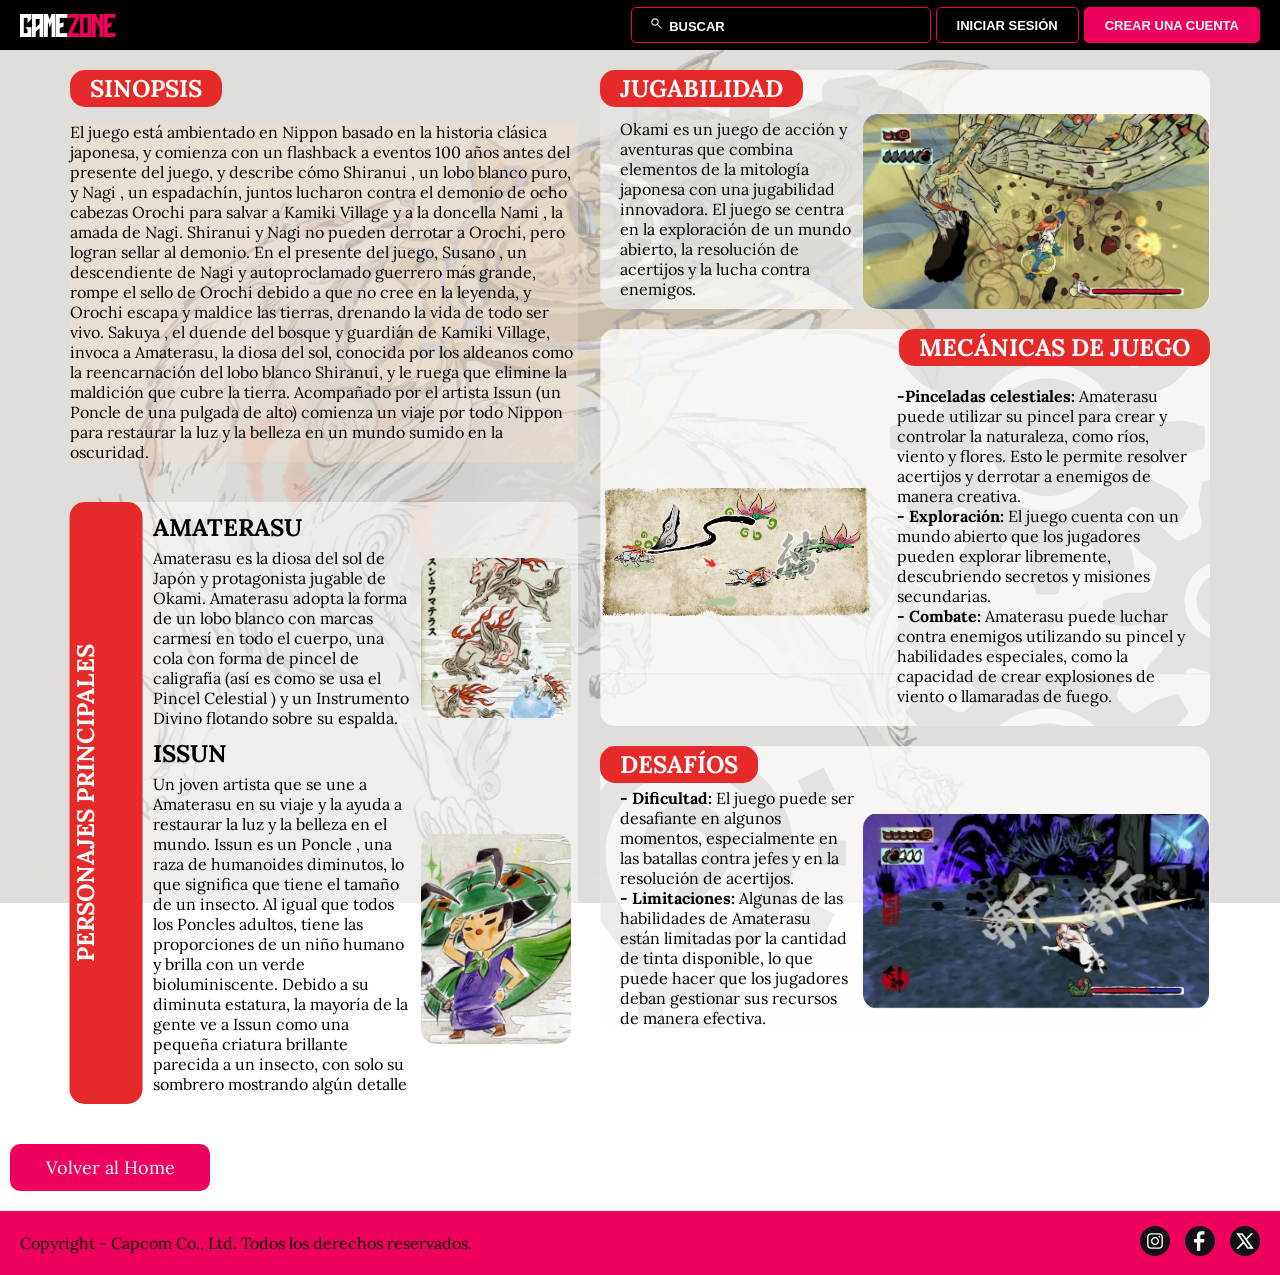
<file: Okami Página/page/analisisdeljuego.html>
<!DOCTYPE html>
<html lang="es">
<head>
    <meta charset="UTF-8">
    <meta name="viewport" content="width=device-width, initial-scale=1.0">
    <title>GAMEZONE #10 | Analisis del juego | Okami</title>
      <link rel="stylesheet" href="../css/global.css">
      <link rel="stylesheet" href="../css/analisisdeljuego.css">
      <link rel="shortcut icon" href="../image/Logo-navegador.png" type="image/x-icon">
</head>
<body>
    <header><div class="barra-superior">
    <!-- IZQUIERDA LOGO -->
        <a class="logo">
<span>GAME</span><span class="rosa">ZONE</span>
        </a>
    <div class="botones-superiores">
       <button class="buscar" title="Buscar">
        <img src="../image/lupa.svg" alt="lupa" width="19" height="15">
        BUSCAR</button>

    <button title="Iniciar sesión">INICIAR SESIÓN</button>

    <button class="crear-cuenta" title="Crear una cuenta">
        CREAR UNA CUENTA
    </button>
    </div></header>
    
    <main class="contenido">
         
        <div class="columna-izquierda">
 <section class="contenido-superior-izq">
    <h1>SINOPSIS</h1>
    <p>El juego está ambientado en Nippon basado en la historia clásica japonesa, y comienza con un flashback a eventos 100 años antes del presente del juego, y describe cómo Shiranui , un lobo blanco puro, y Nagi , un espadachín, juntos lucharon contra el demonio de ocho cabezas Orochi para salvar a Kamiki Village y a la doncella Nami , la amada de Nagi. Shiranui y Nagi no pueden derrotar a Orochi, pero logran sellar al demonio. En el presente del juego, Susano , un descendiente de Nagi y autoproclamado guerrero más grande, rompe el sello de Orochi debido a que no cree en la leyenda, y Orochi escapa y maldice las tierras, drenando la vida de todo ser vivo. Sakuya , el duende del bosque y guardián de Kamiki Village, invoca a Amaterasu, la diosa del sol, conocida por los aldeanos como la reencarnación del lobo blanco Shiranui, y le ruega que elimine la maldición que cubre la tierra. Acompañado por el artista Issun (un Poncle de una pulgada de alto) comienza un viaje por todo Nippon para restaurar la luz y la belleza en un mundo sumido en la oscuridad.</p>
     </section> 
      
<section class="contenido-central-inferior-izq">
    <h1 class="texto-rotado">PERSONAJES PRINCIPALES</h1>
<section class="contenido-personaje">
<section class="personaje">
    <h2>AMATERASU</h2>
    <p>Amaterasu es la diosa del sol de Japón y protagonista jugable de Okami. 
Amaterasu adopta la forma de un lobo blanco con marcas carmesí en todo el cuerpo, una cola con forma de pincel de caligrafía (así es como se usa el Pincel Celestial ) y un Instrumento Divino flotando sobre su espalda.</p>
 <img class="primera-imagen" src="../image/Amaterasu-Análisis-del-juego.webp" alt="imagen2">
</section>
<section class="personaje">
    <h2>ISSUN</h2>
    <p>Un joven artista que se une a Amaterasu en su viaje y la ayuda a restaurar la luz y la belleza en el mundo.
Issun es un Poncle , una raza de humanoides diminutos, lo que significa que tiene el tamaño de un insecto. Al igual que todos los Poncles adultos, tiene las proporciones de un niño humano y brilla con un verde bioluminiscente.
Debido a su diminuta estatura, la mayoría de la gente ve a Issun como una pequeña criatura brillante parecida a un insecto, con solo su sombrero mostrando algún detalle</p>
<img class="segunda-imagen" src="../image/Issun.webp" alt="imagen3">
            </section>
          </section> 
         </section> 
        </div>
       
    
<div class="columna-derecha">
    
 <div class="superior-derecho">
    <section class="jugabilidad">
         <h1>JUGABILIDAD</h1>
         <section class="jugabilidad-texto">
<p>Okami es un juego de acción y aventuras que combina elementos de la mitología japonesa con una jugabilidad innovadora. El juego se centra en la exploración de un mundo abierto, la resolución de acertijos y la lucha contra enemigos.</p>
        <img class="tercera-imagen" src="../image/pelea con ninetails.webp" alt="imagen2">
         </section>  
    </section>
        
</div>
 <div class="contenido-central-der">
     <section class="mecanicas-del-juego" >
        <h1>MECÁNICAS DE JUEGO</h1>
        <section class="mecanicas-del-juego-texto">
            <img class="cuarta-imagen" src="../image/Vine_Scroll.webp" alt="imagen2">
            <div class="texto-mecanicas">
<p> <b>-Pinceladas celestiales:</b> Amaterasu puede utilizar su pincel para crear y controlar la naturaleza, como ríos, viento y flores. Esto le permite resolver acertijos y derrotar a enemigos de manera creativa.</p>
        <p><b>- Exploración:</b> El juego cuenta con un mundo abierto que los jugadores pueden explorar libremente, descubriendo secretos y misiones secundarias.</p>
        <p><b>- Combate:</b> Amaterasu puede luchar contra enemigos utilizando su pincel y habilidades especiales, como la capacidad de crear explosiones de viento o llamaradas de fuego.</p>
            </div>
        </section>      
     </section>
    </div>  
 <div class="contenido-inferior">
      <section class="desafios">
         <h1>DESAFÍOS</h1>
         <section class="desafios-texto">
            <div class="texto-desafios">
                <p><b>- Dificultad:</b> El juego puede ser desafiante en algunos momentos, especialmente en las batallas contra jefes y en la resolución de acertijos.</p>
        <p><b>- Limitaciones:</b> Algunas de las habilidades de Amaterasu están limitadas por la cantidad de tinta disponible, lo que puede hacer que los jugadores deban gestionar sus recursos de manera efectiva.</p>
            </div>
        <img class="quinta-imagen" src="../image/pelea.webp" alt="imagen2">
         </section>  
     </section>  
    </div>
</div>
    
</main>
    
    <a class="boton-home" href="./home.html">Volver al Home</a>    
    <footer>  <!-- Pie de página -->
        <div class="caja-pie">
            <p class="copyrigth">Copyright - Capcom Co., Ltd. 

Todos los derechos reservados.</p>
           <div class="redes">
             <a href=""><img src="../image/Instagram.svg" alt="Instagram" width="30" height="30" ></a>
            <a href=""><img src="../image/Facebook.svg" alt="Instagram" width="30" height="30" ></a>
            <a href=""><img src="../image/Twitter.svg" alt="Instagram" width="30" height="30" ></a>
           </div>
        </div></footer>
</body>
</html>
</file>
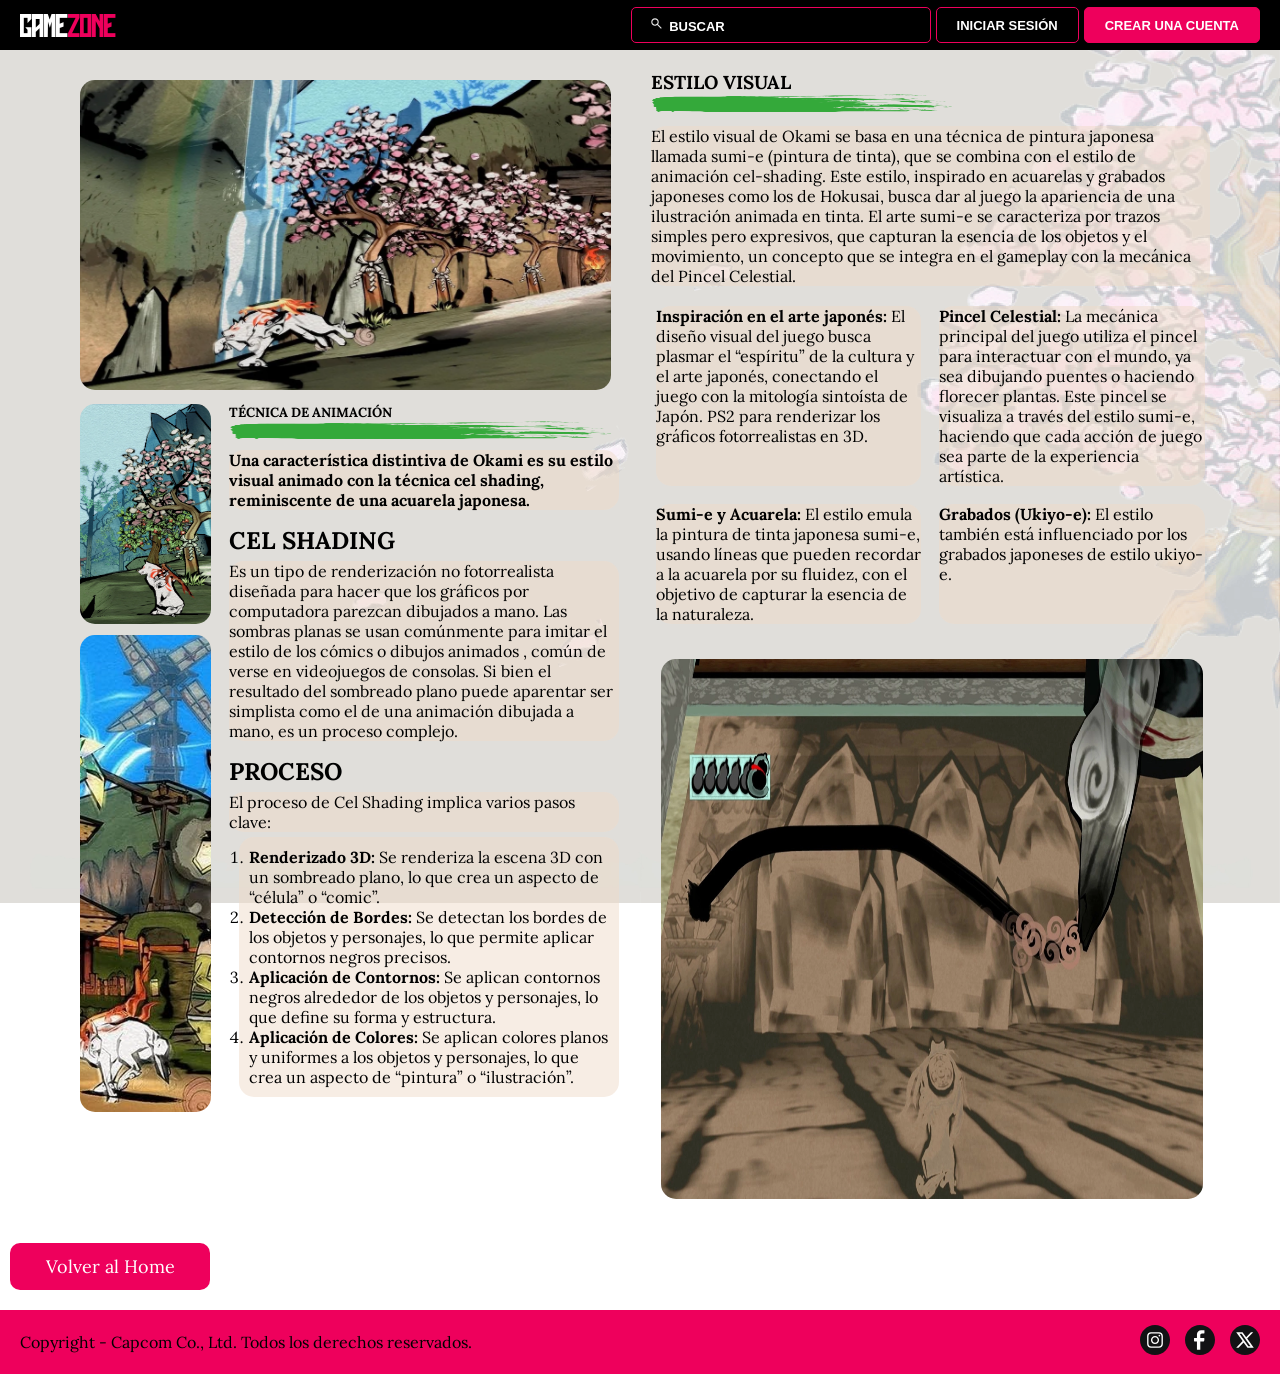
<file: Okami Página/page/animacionyestilovisual.html>
<!DOCTYPE html>
<html lang="es">
<head>
    <meta charset="UTF-8">
    <meta name="viewport" content="width=device-width, initial-scale=1.0">
    <title>GAMEZONE #10 | Animación y Estilo visual | Okami</title>
      <link rel="stylesheet" href="../css/global.css">
      <link rel="stylesheet" href="../css/animacionyestilovisual.css">
      <link rel="shortcut icon" href="../image/Logo-navegador.png" type="image/x-icon">
</head>
<body>
    <header><div class="barra-superior">
    <!-- IZQUIERDA LOGO -->
        <a class="logo">
<span>GAME</span><span class="rosa">ZONE</span>
        </a>
    <div class="botones-superiores">
       <button class="buscar" title="Buscar">
        <img src="../image/lupa.svg" alt="lupa" width="19" height="15">
        BUSCAR</button>

    <button title="Iniciar sesión">INICIAR SESIÓN</button>

    <button class="crear-cuenta" title="Crear una cuenta">
        CREAR UNA CUENTA
    </button>
    </div></header>
    
    <main class="contenido">
     <section class="columna-izquierda">
    <img class="imagen-superior" src="../image/Animación-y-estilo-visual-imagen-3.webp" alt="imagen1">

    <section class="contenido-central-inferior">
<div class="imagenes-central-inferior">
        <img class="imagen-central" src="../image/Animación-y-estilo-visual-imagen-4.webp" alt="imagen2">
         <img class="imagen-inferior" src="../image/Animación-y-estilo-visual-imagen-1.webp" alt="imagen3">
</div>
<section class="textos-de-la-columna-izq">
<section>
        <h1>TÉCNICA DE ANIMACIÓN</h1>
        <img class="subrayado-1" src="../image/trazos de pincel 3.png" alt="pincelada">
        <p><b>Una característica distintiva de Okami es su estilo visual animado con la técnica cel shading, reminiscente de una acuarela japonesa.</b></p>
     </section>
     <section>
        <h2>CEL SHADING</h2>
        <p>Es un tipo de renderización no fotorrealista diseñada para hacer que los gráficos por computadora parezcan dibujados a mano. Las sombras planas se usan comúnmente para imitar el estilo de los cómics o dibujos animados , común de verse en videojuegos de consolas. Si bien el resultado del sombreado plano puede aparentar ser simplista como el de una animación dibujada a mano, es un proceso complejo.</p>
     </section>
       
      <section> 
        <h2>PROCESO</h2>
        <p>El proceso de Cel Shading implica varios pasos clave:</p>
        <ol>
            <li><b>Renderizado 3D:</b> Se renderiza la escena 3D con un sombreado plano, lo que crea un aspecto de “célula” o “comic”.
</li>
            <li><b>Detección de Bordes:</b> Se detectan los bordes de los objetos y personajes, lo que permite aplicar contornos negros precisos.</li>
            <li><b>Aplicación de Contornos:</b>  Se aplican contornos negros alrededor de los objetos y personajes, lo que define su forma y estructura.
</li>
            <li><b>Aplicación de Colores:</b> Se aplican colores planos y uniformes a los objetos y personajes, lo que crea un aspecto de “pintura” o “ilustración”.</li>
        </ol>
    </section>
   </section>
     
     </section>  
    </section>
    
   
     <section class="columna-derecha">
 <section class="textos-de-la-columna-der">
        <h1>ESTILO VISUAL</h1>
        <img class="subrayado-2" src="../image/trazos de pincel 3.png" alt="pincelada">
        <p>El estilo visual de Okami se basa en una técnica de pintura japonesa llamada sumi-e (pintura de tinta), que se combina con el estilo de animación cel-shading. Este estilo, inspirado en acuarelas y grabados japoneses como los de Hokusai, busca dar al juego la apariencia de una ilustración animada en tinta. El arte sumi-e se caracteriza por trazos simples pero expresivos, que capturan la esencia de los objetos y el movimiento, un concepto que se integra en el gameplay con la mecánica del Pincel Celestial. 
</p>
<section class="columnas-de-caja-de-textos-der">
<P><b>Inspiración en el arte japonés:</b> El diseño visual del juego busca plasmar el “espíritu” de la cultura y el arte japonés, conectando el juego con la mitología sintoísta de Japón. PS2 para renderizar los gráficos fotorrealistas en 3D.</P>
<P><b>Pincel Celestial:</b> La mecánica principal del juego utiliza el pincel para interactuar con el mundo, ya sea dibujando puentes o haciendo florecer plantas. Este pincel se visualiza a través del estilo sumi-e, haciendo que cada acción de juego sea parte de la experiencia artística. </P>
<P><b>Sumi-e y Acuarela:</b> El estilo emula la pintura de tinta japonesa sumi-e, usando líneas que pueden recordar a la acuarela por su fluidez, con el objetivo de capturar la esencia de la naturaleza. 
</P>
<P><b>Grabados (Ukiyo-e):</b> El estilo también está influenciado por los grabados japoneses de estilo ukiyo-e. 
</P>
</section>

     </section>
<img class="imagen-inferior-der" src="../image/Animación-y-estilo-visual-imagen-2.webp" alt="imagen4">
     </section>
      
</main>
    
   <a class="boton-home" href="./home.html">Volver al Home</a>   
    <footer>  <!-- Pie de página -->
        <div class="caja-pie">
            <p class="copyrigth">Copyright - Capcom Co., Ltd. 

Todos los derechos reservados.</p>
           <div class="redes">
             <a href=""><img src="../image/Instagram.svg" alt="Instagram" width="30" height="30" ></a>
            <a href=""><img src="../image/Facebook.svg" alt="Instagram" width="30" height="30" ></a>
            <a href=""><img src="../image/Twitter.svg" alt="Instagram" width="30" height="30" ></a>
           </div>
        </div></footer>
</body>
</html>
</file>
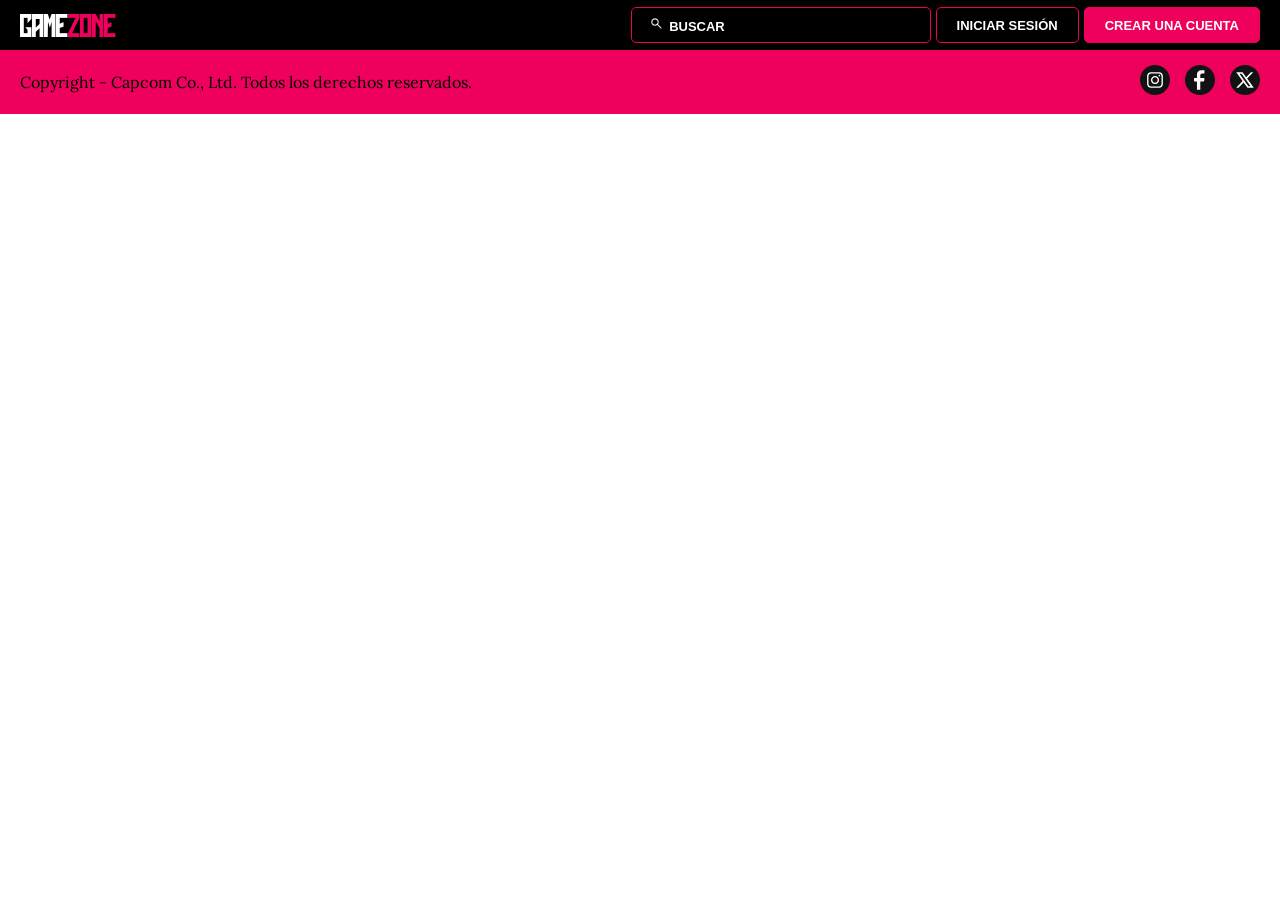
<file: Okami Página/page/contacto.html>
<!DOCTYPE html>
<html lang="es">
<head>
    <meta charset="UTF-8">
    <meta name="viewport" content="width=device-width, initial-scale=1.0">
    <title>GAMEZONE | Contacto</title>
    <link rel="stylesheet" href="../css/global.css">

    <link rel="shortcut icon" href="../Okami Página/image/Logo-navegador.png" type="image/x-icon">

</head>
<body>
    <header><div class="barra-superior">
    <!-- IZQUIERDA LOGO -->
        <a class="logo">
<span>GAME</span><span class="rosa">ZONE</span>
        </a>
    <div class="botones-superiores">
       <button class="buscar" title="Buscar">
        <img src="../image/lupa.svg" alt="lupa" width="19" height="15">
        BUSCAR</button>

    <button title="Iniciar sesión">INICIAR SESIÓN</button>

    <button class="crear-cuenta" title="Crear una cuenta">
        CREAR UNA CUENTA
    </button>
    </div></header>
    
    <main>
        

        
</main>
    
    
    <footer>  <!-- Pie de página -->
        <div class="caja-pie">
            <p class="copyrigth">Copyright - Capcom Co., Ltd. 

Todos los derechos reservados.</p>
           <div class="redes">
            <a href=""><img src="../image/Instagram.svg" alt="Instagram" width="30" height="30" ></a>
            <a href=""><img src="../image/Facebook.svg" alt="Instagram" width="30" height="30" ></a>
            <a href=""><img src="../image/Twitter.svg" alt="Instagram" width="30" height="30" ></a>
           </div>
        </div></footer>
</body>
</html>
</file>
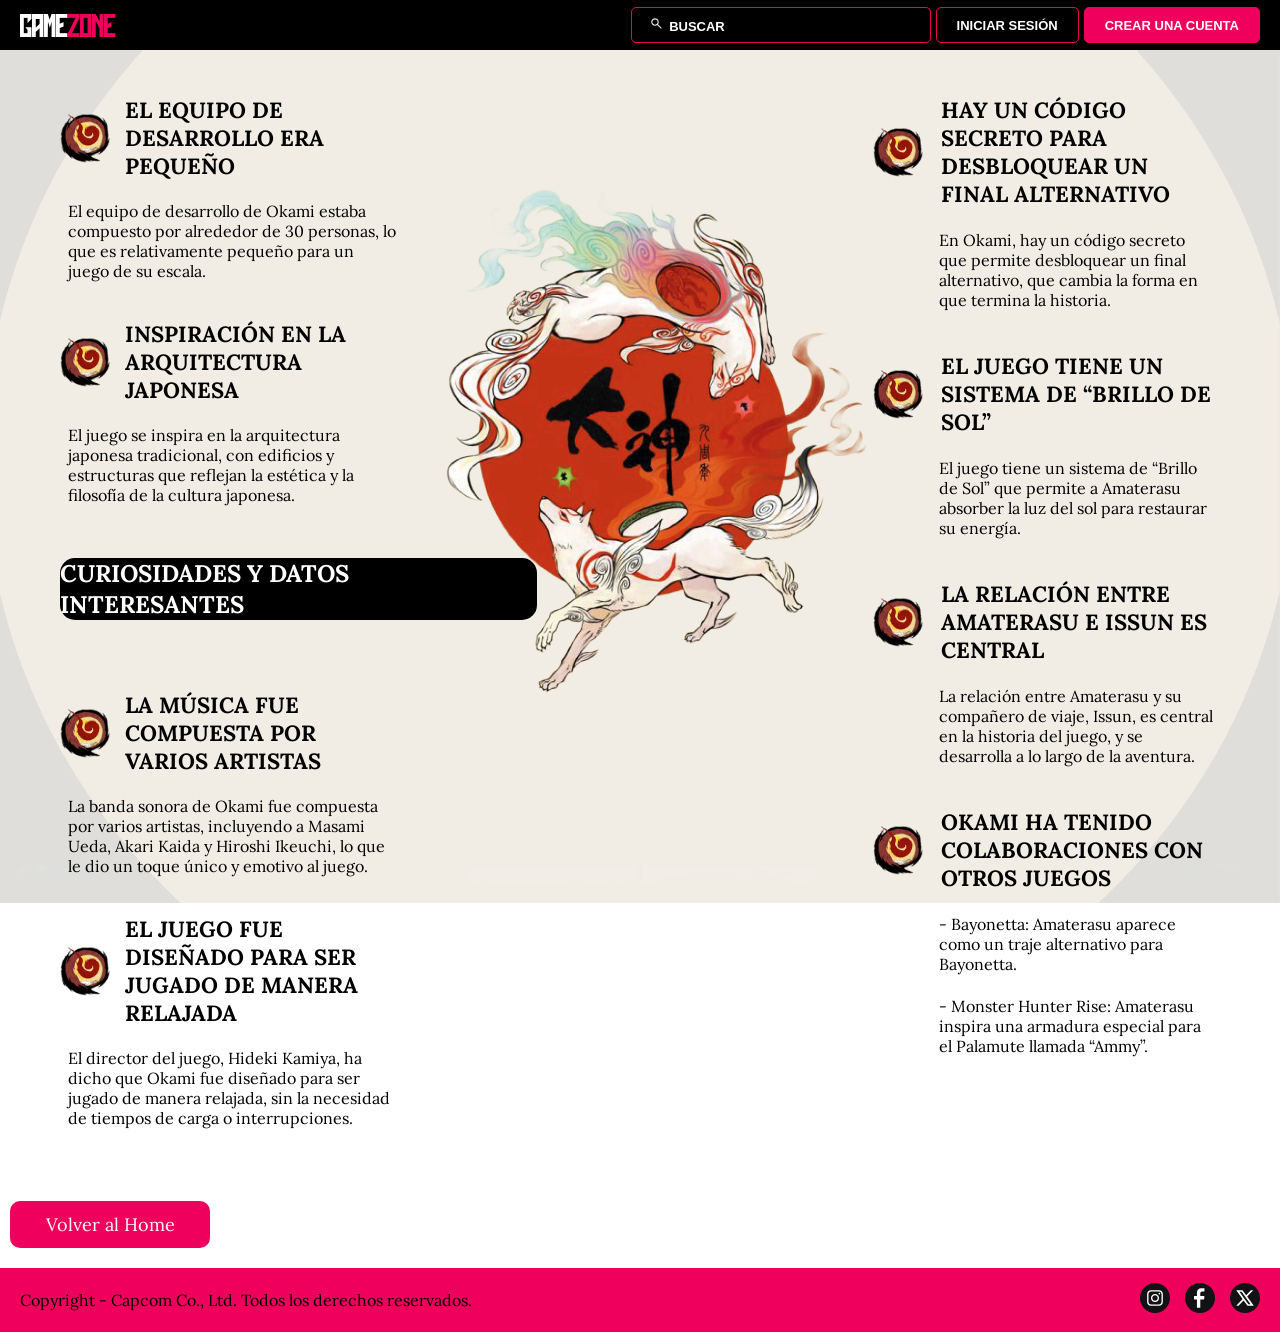
<file: Okami Página/page/curiosidadesydatosinteresantes.html>
<!DOCTYPE html>
<html lang="es">
<head>
    <meta charset="UTF-8">
    <meta name="viewport" content="width=device-width, initial-scale=1.0">
    <title>GAMEZONE #10 | Curiosidades y datos interesantes | Okami</title>
      <link rel="stylesheet" href="../css/global.css">
      <link rel="stylesheet" href="../css/curiosidadesydatosinteresantes.css">
      <link rel="shortcut icon" href="../image/Logo-navegador.png" type="image/x-icon">
</head>
<body>
    <header><div class="barra-superior">
    <!-- IZQUIERDA LOGO -->
        <a class="logo">
<span>GAME</span><span class="rosa">ZONE</span>
        </a>
    <div class="botones-superiores">
       <button class="buscar" title="Buscar">
        <img src="../image/lupa.svg" alt="lupa" width="19" height="15">
        BUSCAR</button>

    <button title="Iniciar sesión">INICIAR SESIÓN</button>

    <button class="crear-cuenta" title="Crear una cuenta">
        CREAR UNA CUENTA
    </button>
    </div></header>
    
    <main>
        <div class="estructura">
            <section class="columna">
                <div class="contenedor-izq"><img class="energía-solar" src="../image/Solar_Energy.webp" alt="Energía solar"> <h2>EL EQUIPO DE DESARROLLO ERA PEQUEÑO</h2>
     <p>El equipo de desarrollo de Okami estaba compuesto por alrededor de 30 personas, lo que es relativamente pequeño para un juego de su escala.</p></div>
<div class="contenedor-izq"><img class="energía-solar" src="../image/Solar_Energy.webp" alt="Energía solar"> <h2>INSPIRACIÓN EN LA ARQUITECTURA JAPONESA</h2>
     <p>El juego se inspira en la arquitectura japonesa tradicional, con edificios y estructuras que reflejan la estética y la filosofía de la cultura japonesa.</p></div>
<div class="contenedor-izq"> <h1 class="estilo-h1">CURIOSIDADES Y DATOS INTERESANTES</h1></div>
<div class="contenedor-izq"><img class="energía-solar" src="../image/Solar_Energy.webp" alt="Energía solar"> <h2>LA MÚSICA FUE COMPUESTA POR VARIOS ARTISTAS</h2>
     <p>La banda sonora de Okami fue compuesta por varios artistas, incluyendo a Masami Ueda, Akari Kaida y Hiroshi Ikeuchi, lo que le dio un toque único y emotivo al juego.</p></div>
<div class="contenedor-izq"> <img class="energía-solar" src="../image/Solar_Energy.webp" alt="Energía solar"><h2>EL JUEGO FUE DISEÑADO PARA SER JUGADO DE MANERA RELAJADA</h2>
     <p>El director del juego, Hideki Kamiya, ha dicho que Okami fue diseñado para ser jugado de manera relajada, sin la necesidad de tiempos de carga o interrupciones.</p></div>
     </section> 
     <div class="columna"></div>
    
     <section class="columna">
        <div class="contenedor-der"><img class="energía-solar" src="../image/Solar_Energy.webp" alt="Energía solar"><h2>HAY UN CÓDIGO SECRETO PARA DESBLOQUEAR UN FINAL ALTERNATIVO</h2>
        <p>En Okami, hay un código secreto que permite desbloquear un final alternativo, que cambia la forma en que termina la historia.</p></div>
        <div class="contenedor-der"><img class="energía-solar" src="../image/Solar_Energy.webp" alt="Energía solar"><h2>EL JUEGO TIENE UN SISTEMA DE “BRILLO DE SOL”</h2>
        <p>El juego tiene un sistema de “Brillo de Sol” que permite a Amaterasu absorber la luz del sol para restaurar su energía.</p></div>
        <div class="contenedor-der"><img class="energía-solar" src="../image/Solar_Energy.webp" alt="Energía solar"><h2>LA RELACIÓN ENTRE AMATERASU E ISSUN ES CENTRAL</h2>
        <p>La relación entre Amaterasu y su compañero de viaje, Issun, es central en la historia del juego, y se desarrolla a lo largo de la aventura.</p></div>
        <div class="contenedor-der"><img class="energía-solar" src="../image/Solar_Energy.webp" alt="Energía solar"><h2>OKAMI HA TENIDO COLABORACIONES CON OTROS JUEGOS</h2>
        <p>- Bayonetta: Amaterasu aparece como un traje alternativo para Bayonetta. </p>
        <P>- Monster Hunter Rise: Amaterasu inspira una armadura especial para el Palamute llamada “Ammy”.
</P></div> 
     </section>  
        </div>
</main>
    <a class="boton-home" href="./home.html">Volver al Home</a> 
    
    <footer>  <!-- Pie de página -->
        <div class="caja-pie">
            <p class="copyrigth">Copyright - Capcom Co., Ltd. 

Todos los derechos reservados.</p>
           <div class="redes">
             <a href=""><img src="../image/Instagram.svg" alt="Instagram" width="30" height="30" ></a>
            <a href=""><img src="../image/Facebook.svg" alt="Instagram" width="30" height="30" ></a>
            <a href=""><img src="../image/Twitter.svg" alt="Instagram" width="30" height="30" ></a>
           </div>
        </div></footer>
</body>
</html>
</file>
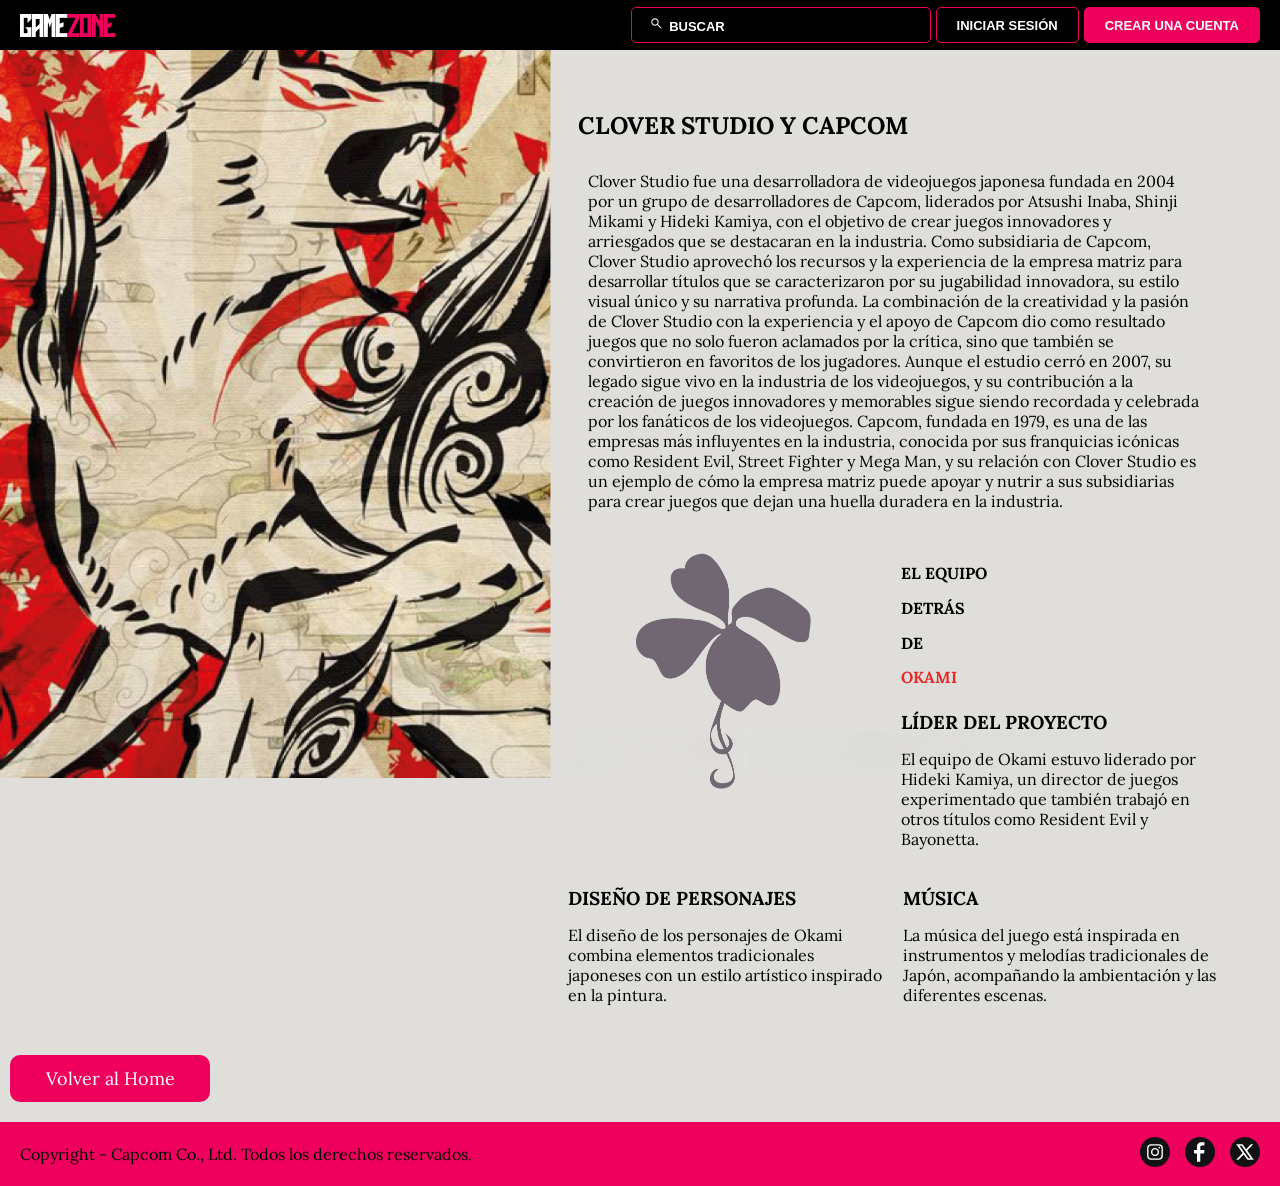
<file: Okami Página/page/desarrolladora.html>
<!DOCTYPE html>
<html lang="es">
<head>
    <meta charset="UTF-8">
    <meta name="viewport" content="width=device-width, initial-scale=1.0">
    <title>GAMEZONE #10 | Desarrolladora | Okami</title>
      <link rel="stylesheet" href="../css/global.css">
      <link rel="stylesheet" href="../css/desarrolladora.css">
      <link rel="shortcut icon" href="../image/Logo-navegador.png" type="image/x-icon">
</head>
<body>
    <header><div class="barra-superior">
    <!-- IZQUIERDA LOGO -->
        <a class="logo">
<span>GAME</span><span class="rosa">ZONE</span>
        </a>
    <div class="botones-superiores">
       <button class="buscar" title="Buscar">
        <img src="../image/lupa.svg" alt="lupa" width="19" height="15">
        BUSCAR</button>

    <button title="Iniciar sesión">INICIAR SESIÓN</button>

    <button class="crear-cuenta" title="Crear una cuenta">
        CREAR UNA CUENTA
    </button>
    </div></header>
    
    <main class="pagina-juego">

        <section class="contenido-superior">

        <h2>CLOVER STUDIO Y CAPCOM</h2>

        <p>
            Clover Studio fue una desarrolladora de videojuegos japonesa fundada en 2004 por un grupo de desarrolladores de Capcom, liderados por Atsushi Inaba, Shinji Mikami y Hideki Kamiya, con el objetivo de crear juegos innovadores y arriesgados que se destacaran en la industria. Como subsidiaria de Capcom, Clover Studio aprovechó los recursos y la experiencia de la empresa matriz para desarrollar títulos que se caracterizaron por su jugabilidad innovadora, su estilo visual único y su narrativa profunda. La combinación de la creatividad y la pasión de Clover Studio con la experiencia y el apoyo de Capcom dio como resultado juegos que no solo fueron aclamados por la crítica, sino que también se convirtieron en favoritos de los jugadores. Aunque el estudio cerró en 2007, su legado sigue vivo en la industria de los videojuegos, y su contribución a la creación de juegos innovadores y memorables sigue siendo recordada y celebrada por los fanáticos de los videojuegos. Capcom, fundada en 1979, es una de las empresas más influyentes en la industria, conocida por sus franquicias icónicas como Resident Evil, Street Fighter y Mega Man, y su relación con Clover Studio es un ejemplo de cómo la empresa matriz puede apoyar y nutrir a sus subsidiarias para crear juegos que dejan una huella duradera en la industria.
        </p>

        <section class="contenido-central">

            <img src="../image/Clover-Studio-Logo.webp" alt="Clover">

            <section>
                <div class="titulo-principal">
                <h1>EL EQUIPO</h1>
                <h1>DETRÁS</h1>
                <h1>DE</h1>
                <h1 class="texto-rojo">OKAMI</h1>
                </div>
               
                <h3>LÍDER DEL PROYECTO</h3>
                <p>El equipo de Okami estuvo liderado por Hideki Kamiya, un director de juegos experimentado que también trabajó en otros títulos como Resident Evil y Bayonetta.
</p>
            </section>

        </section>

        <section class="contenido-inferior">

            <section>
        <h3>DISEÑO DE PERSONAJES</h3>
        <p>
            El diseño de los personajes de Okami combina elementos
            tradicionales japoneses con un estilo artístico inspirado
            en la pintura.
        </p>
    </section>

    <section>
        <h3>MÚSICA</h3>
        <p>
            La música del juego está inspirada en instrumentos y
            melodías tradicionales de Japón, acompañando la ambientación
            y las diferentes escenas.
        </p>
    </section>
        </section>

    </section>

        
       

        
</main>
    <a class="boton-home" href="./home.html">Volver al Home</a>
    
    <footer>  <!-- PIE DE PÁGINA -->
        <div class="caja-pie">
            <p class="copyrigth">Copyright - Capcom Co., Ltd. 

Todos los derechos reservados.</p>
           <div class="redes">
             <a href=""><img src="../image/Instagram.svg" alt="Instagram" width="30" height="30" ></a>
            <a href=""><img src="../image/Facebook.svg" alt="Instagram" width="30" height="30" ></a>
            <a href=""><img src="../image/Twitter.svg" alt="Instagram" width="30" height="30" ></a>
           </div>
        </div></footer>
</body>
</html>
</file>
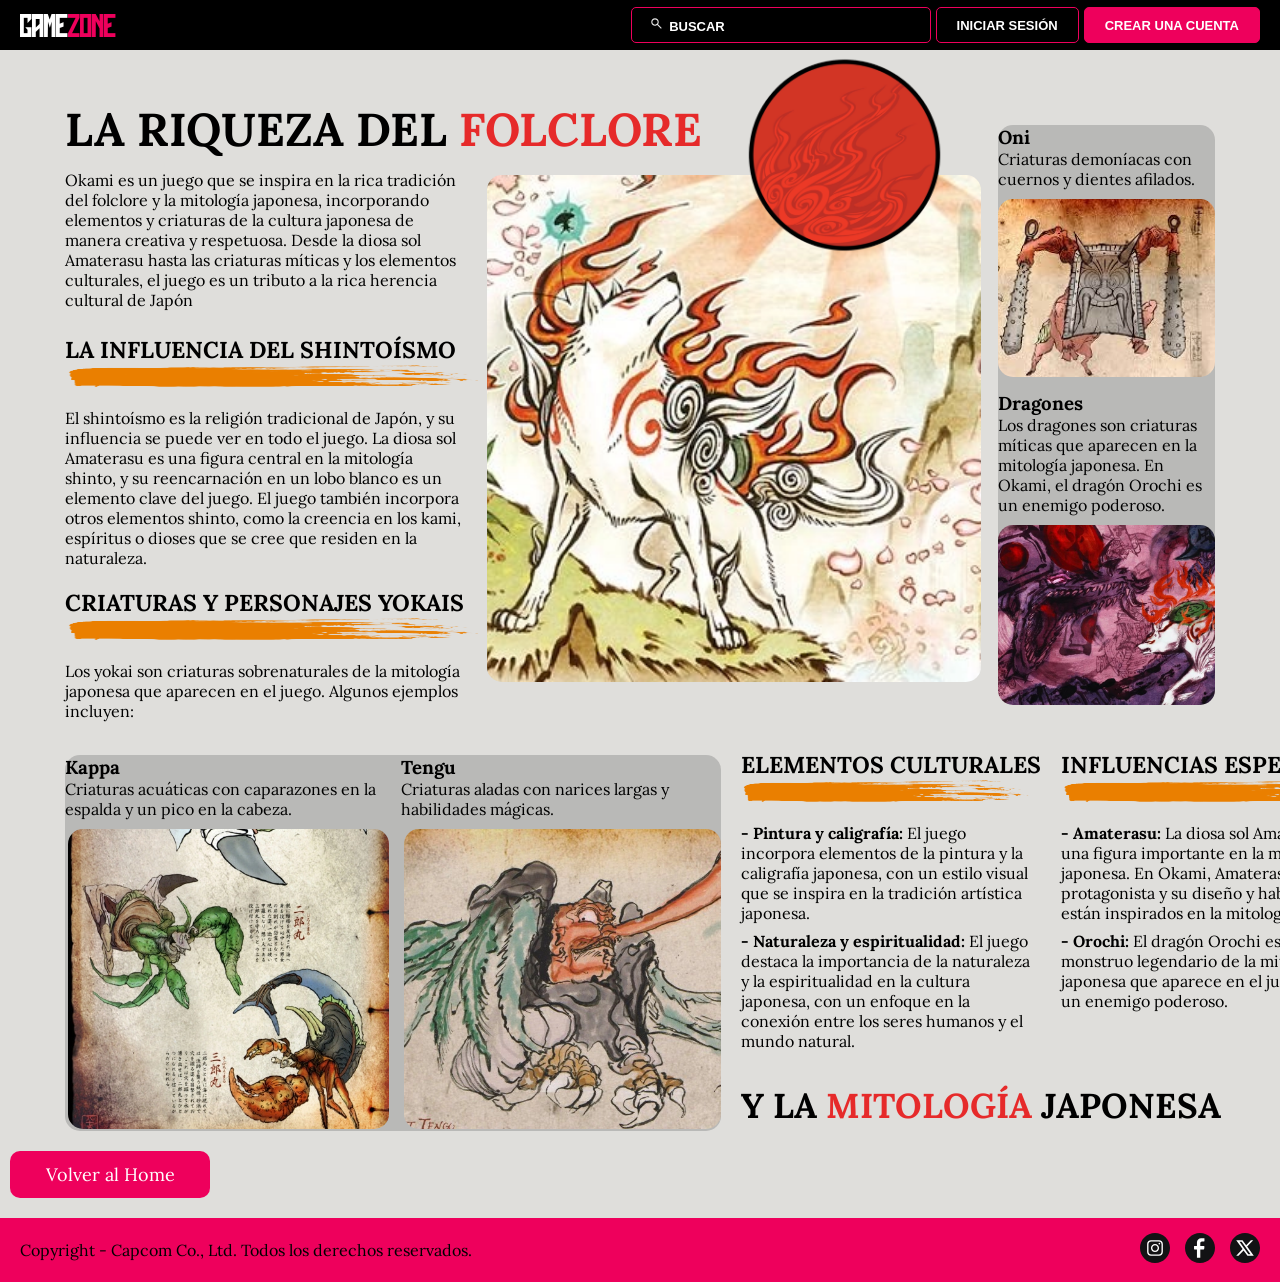
<file: Okami Página/page/folclorymitologiajaponesa.html>
<!DOCTYPE html>
<html lang="es">
<head>
    <meta charset="UTF-8">
    <meta name="viewport" content="width=device-width, initial-scale=1.0">
    <title>GAMEZONE #10 | Folclor y Mitología japonesa | Okami</title>
      <link rel="stylesheet" href="../css/global.css">
      <link rel="stylesheet" href="../css/folclorymitologiajaponesa.css">
      <link rel="shortcut icon" href="../image/Logo-navegador.png" type="image/x-icon">
</head>
<body>
    <header><div class="barra-superior">
    <!-- IZQUIERDA LOGO -->
        <a class="logo">
<span>GAME</span><span class="rosa">ZONE</span>
        </a>
    <div class="botones-superiores">
       <button class="buscar" title="Buscar">
        <img src="../image/lupa.svg" alt="lupa" width="19" height="15">
        BUSCAR</button>

    <button title="Iniciar sesión">INICIAR SESIÓN</button>

    <button class="crear-cuenta" title="Crear una cuenta">
        CREAR UNA CUENTA
    </button>
    </div></header>
    
    <main>
        <div class="estructura">
            <div class="titulo-principal-izq">
                <h1>LA RIQUEZA DEL <span class="rojo">FOLCLORE</span></h1> 
            </div>
  <section class="contenido-superior-izq">
    <section>
        
        <p class="texto-sup-izq-1">Okami es un juego que se inspira en la rica tradición del folclore y la mitología japonesa, incorporando elementos y criaturas de la cultura japonesa de manera creativa y respetuosa. Desde la diosa sol Amaterasu hasta las criaturas míticas y los elementos culturales, el juego es un tributo a la rica herencia cultural de Japón</p>
<h2>LA INFLUENCIA DEL SHINTOÍSMO</h2>
<img class="subrayado-1" src="../image/trazos de pincel 2.png" alt="">
    
        <p class="texto-sup-izq-2">El shintoísmo es la religión tradicional de Japón, y su influencia se puede ver en todo el juego. La diosa sol Amaterasu es una figura central en la mitología shinto, y su reencarnación en un lobo blanco es un elemento clave del juego. El juego también incorpora otros elementos shinto, como la creencia en los kami, espíritus o dioses que se cree que residen en la naturaleza.</p>

        <h2>CRIATURAS Y PERSONAJES YOKAIS</h2>
        <img class="subrayado-2" src="../image/trazos de pincel 2.png" alt="">
        <p class="texto-sup-izq-3">Los yokai son criaturas sobrenaturales de la mitología japonesa que aparecen en el juego. Algunos ejemplos incluyen:</p>
     </section>
     </section> 

     <section class="imagenes-centrales">
        <img class="primera-imagen" src="../image/Okami-Sol.webp" alt="imagen3"> 
      <img class="tercera-imagen" src="../image/Amaterasu-y-Issun.webp" alt="imagen2">
     </section>  

     <section class="contenido-inferior-izq"> 
      <div class="imagen-texto"> 
        <h3>Kappa</h3>
        <p>Criaturas acuáticas con caparazones en la espalda y un pico en la cabeza.</p>
        <img class="quinta-imagen" src="../image/Kappa.webp" alt="imagen3"> 
      </div>
      <div class="imagen-texto">
<h3>Tengu</h3>
        <p>Criaturas aladas con narices largas y habilidades mágicas.</p>
        <img class="sexta-imagen" src="../image/Tengu.webp" alt="imagen3"> 
      </div>
     </section> 

     <section class="contenido-superior-der">
<h3>Oni</h3>
        <p>Criaturas demoníacas con cuernos y dientes afilados.</p>
        <img class="segunda-imagen" src="../image/Oni.webp" alt="imagen3"> 
        <h3>Dragones</h3>
        <p>Los dragones son criaturas míticas que aparecen en la mitología japonesa. En Okami, el dragón Orochi es un enemigo poderoso.</p>
        <img class="cuarta-imagen" src="../image/Orochi-y-Amaterasu.webp" alt="imagen3"> 
     </section>    
     
<section class="contenido-inferior-der">
     <div class="texto"><h2>ELEMENTOS CULTURALES</h2>
        <img class="subrayado-3" src="../image/trazos de pincel 2.png" alt="">
         <p><b>- Pintura y caligrafía:</b> El juego incorpora elementos de la pintura y la caligrafía japonesa, con un estilo visual que se inspira en la tradición artística japonesa.</p>
<p><b>- Naturaleza y espiritualidad:</b> El juego destaca la importancia de la naturaleza y la espiritualidad en la cultura japonesa, con un enfoque en la conexión entre los seres humanos y el mundo natural.</p></div>
<div class="texto"><h2>INFLUENCIAS ESPECÍFICAS</h2>
    <img class="subrayado-4" src="../image/trazos de pincel 2.png" alt="">
<p><b>- Amaterasu:</b> La diosa sol Amaterasu es una figura importante en la mitología japonesa. En Okami, Amaterasu es la protagonista y su diseño y habilidades están inspirados en la mitología japonesa.</p>
<p><b>- Orochi:</b> El dragón Orochi es un monstruo legendario de la mitología japonesa que aparece en el juego como un enemigo poderoso.</p></div>
<div class="titulo-principal-der">
                <h1>Y LA <span class="rojo">MITOLOGÍA</span> JAPONESA</h1> 
            </div>

        </div>
</section>

     
        
</main>
    <a class="boton-home" href="./home.html">Volver al Home</a>
    
    <footer>  <!-- Pie de página -->
        <div class="caja-pie">
            <p class="copyrigth">Copyright - Capcom Co., Ltd. 

Todos los derechos reservados.</p>
           <div class="redes">
             <a href=""><img src="../image/Instagram.svg" alt="Instagram" width="30" height="30" ></a>
            <a href=""><img src="../image/Facebook.svg" alt="Instagram" width="30" height="30" ></a>
            <a href=""><img src="../image/Twitter.svg" alt="Instagram" width="30" height="30" ></a>
           </div>
        </div></footer>
</body>
</html>
</file>
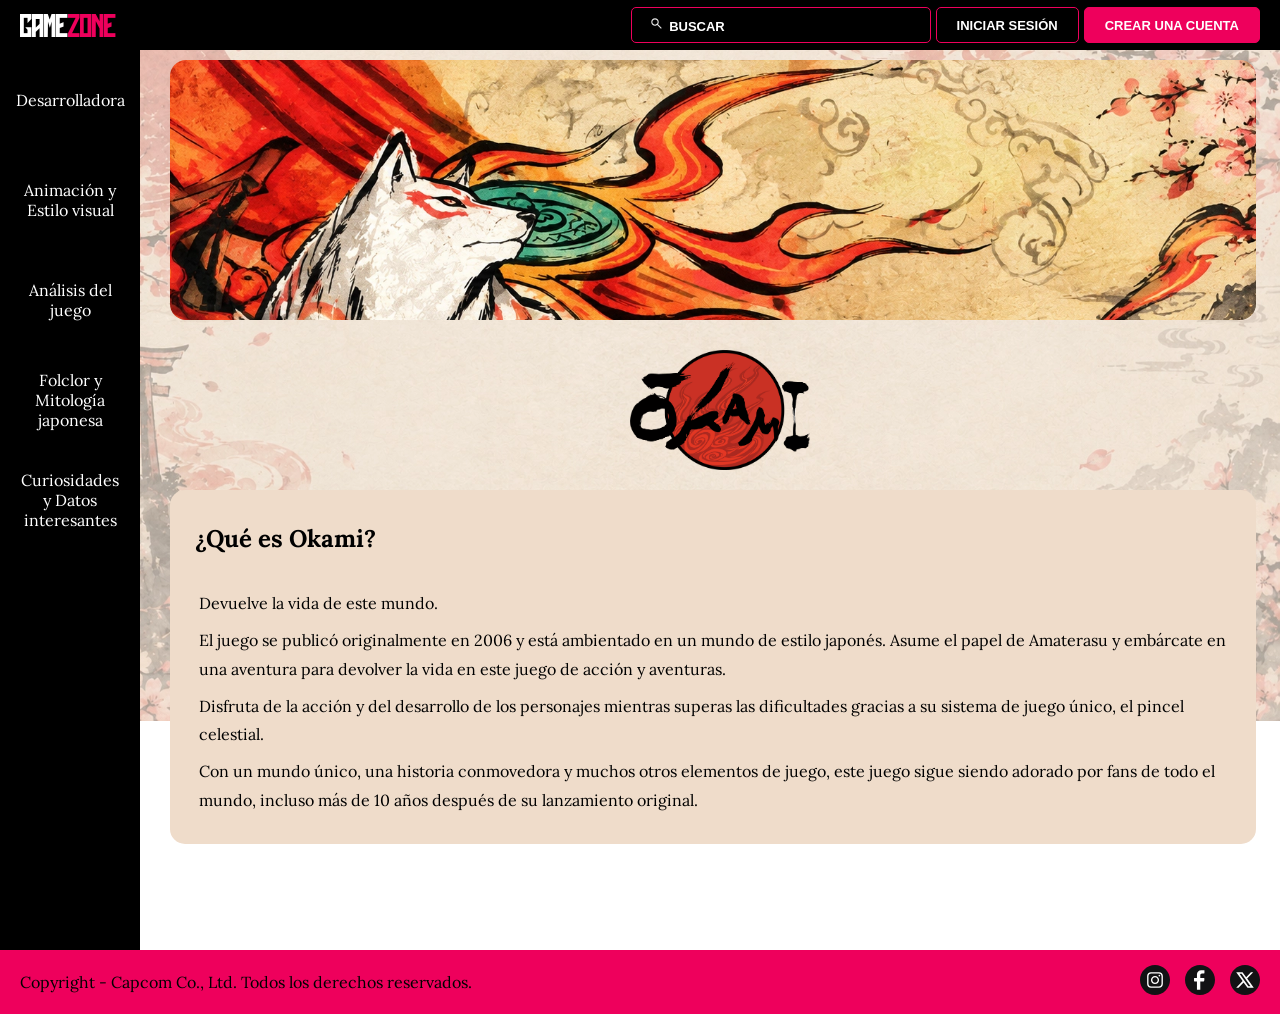
<file: Okami Página/page/home.html>
<!DOCTYPE html>
<html lang="es">
<head>
    <meta charset="UTF-8">
    <meta name="viewport" content="width=device-width, initial-scale=1.0">
    <title>GAMEZONE #10 | Okami</title>
    <link rel="stylesheet" href="../css/home.css">
    <link rel="stylesheet" href="../css/global.css">
    <link rel="shortcut icon" href="../image/Logo-navegador.png" type="image/x-icon">
</head>
<body>
    
  <header> <div class="barra-superior">
    <nav>
        <a href="../index.html" class="logo">
<span>GAME</span><span class="rosa">ZONE</span>
        </a>
    </nav>
    <!-- Botones del navegador -->
    <div class="botones-superiores">
       <button class="buscar" title="Buscar">
        <img src="../image/lupa.svg" alt="lupa" width="19" height="15">
        BUSCAR</button>

    <button title="Iniciar sesión">INICIAR SESIÓN</button>

    <button class="crear-cuenta" title="Crear una cuenta">
        CREAR UNA CUENTA
    </button>
    </div>
    </div></header>

<!-- menú lateral -->
    <div class="contenido">
    <nav class="menu">

        <a href="desarrolladora.html">
            Desarrolladora
        </a>

        <a href="animacionyestilovisual.html">
            Animación y<br>
            Estilo visual
        </a>

        <a href="analisisdeljuego.html">
            Análisis del<br>
            juego
        </a>

        <a href="folclorymitologiajaponesa.html">
            Folclor y<br>
            Mitología<br>
            japonesa
        </a>

        <a href="curiosidadesydatosinteresantes.html">
            Curiosidades<br>
            y Datos<br>
            interesantes
        </a>

    </nav>
    <!--  Parte central-->
    <main class="pagina-okami">
        <!-- Imagen -->
        <div class="caja-imagen"></div>
        
        <!-- Título del home -->
        <div class="caja-titulo"></div>

        <!-- Texto del home -->
        <div class="caja-texto">
            <h2 class="subtitulo">¿Qué es Okami?</h2>
            
           <p>
        Devuelve la vida de este mundo.
    </p>

    <p>
        El juego se publicó originalmente en 2006
y está ambientado en un mundo de estilo japonés.
Asume el papel de Amaterasu y embárcate en una aventura para devolver la vida en este juego de acción y aventuras.
    </p>

    <p>
        Disfruta de la acción y del desarrollo de los personajes mientras superas las dificultades gracias a su sistema de juego único, el pincel celestial.
    </p>

    <p>
        Con un mundo único, una historia conmovedora y muchos otros elementos de juego,
este juego sigue siendo adorado por fans de todo el mundo, incluso más de 10 años después de su lanzamiento original.
    </p>
        </div>

    </main>
</div>
<footer> <!-- Pie de página -->
        <div class="caja-pie">
            <p class="copyrigth">Copyright - Capcom Co., Ltd. 

Todos los derechos reservados.</p>
           <div class="redes">
             <a href=""><img src="../image/Instagram.svg" alt="Instagram" width="30" height="30" ></a>
            <a href=""><img src="../image/Facebook.svg" alt="Instagram" width="30" height="30" ></a>
            <a href=""><img src="../image/Twitter.svg" alt="Instagram" width="30" height="30" ></a>
           </div>
        </div></footer>
</body>
</html>
</file>
<file: Okami Página/css/global.css>
*{
    margin: 0%;
}
/* {} */
@font-face {
font-family: 'Phoenix Gaming';
src: url(../fonts/Phoenix\ Gaming.ttf); 
}
*{
box-sizing : border-box;
}

@font-face {
font-family: 'Lora';
src: url(../fonts/Lora-VariableFont_wght.ttf); 
}
*{
box-sizing : border-box;
}

body {
     font-family: 'Lora', sans-serif;
}

.logo {
    font-family: 'Phoenix Gaming', sans-serif;
    text-decoration: none;
    font-size: 2rem;
    
    span {
        color: white;
    }
    .rosa {
        color: #ee005c;
    }
}
.barra-superior {
    background-color:#000000;
    width: 100%;
    height: 50px;
    display: flex;
    align-items: center;
    padding: 1px 20px;
    justify-content: space-between;
}
.botones-superiores {
    display: flex;
    gap: 5px;
    
}

.botones-superiores button {
    padding: 8px 20px;
    background-color: black;
    border: 1px solid #ee005c;
    border-radius: 5px;

    justify-content: center;
    font-size: 13px;
    font-weight: bold;
    color: white;

    cursor: pointer;
}
.botones-superiores .buscar {
    width: 300px;
    text-align: left;
    padding-left: 15px;

}

.botones-superiores .crear-cuenta {
    background-color: #ee005c;
}
.boton-contacto {
     padding: 8px 20px;
    background-color: white;
    color: #ee005c;
     border: 1px solid #ee005c;
    border-radius: 5px;

    justify-content: center;
    font-size: 13px;
    font-weight: bold;
    text-decoration: none;

    cursor: pointer;
}

.boton-home {
    display: block;
    width: 200px;
    padding: 12px 20px;
    margin: 20px 0;
    margin-left: 10px;

    background-color: #ee005c;
    color: white;

    text-align: center;
    text-decoration: none;

    border-radius: 10px;
    font-size: 18px;
}

.caja-pie {
    background-color: #ee005c;
    min-height: 6vh;
    margin-top: px;
    margin: px;
    width: 100%;
    
    display: flex;
    justify-content: space-between;
    align-items: center;
    padding: 15px 20px;
}
.copyright {
    margin: 0;
    text-align: left;
}
.redes {
    display: flex;
    gap: 15px;
    align-items: center;
}
</file>
<file: Okami Página/css/analisisdeljuego.css>
body {
    background-image: url(../image/Sinopsis-y-análisis-del-juego.webp);
    background-size: cover;
    background-position: center;
    background-attachment: fixed;
    background-repeat: no-repeat;

    display: flex;
    flex-direction: column;
    min-height: 100vh;

    margin: 0px;
}
.contenido {
  display: grid;
  grid-template-columns: 1fr 1.2fr;
  gap: 22px;
  padding: 20px 5.5%;
}
/* COLUMNA IZQUIERDA */
.contenido-superior-izq h1 {
background-color: rgb(230, 42, 42);

    color: white;
    border-radius: 15px;
    margin-bottom: 15px;
    padding: 3px 20px;
    display: inline-block;
}
.contenido-superior-izq p {
    margin-bottom: 40px;
    background-color: rgb(239, 220, 202, 0.4);
}
.contenido-central-inferior-izq {
   display: grid;
  grid-template-columns: 0.5fr 3fr; 
}
.contenido-central-inferior-izq h1 {
 writing-mode: vertical-rl;
    transform: rotate(180deg);
    white-space: nowrap;
    margin: 0;
    text-align: center;
    background-color: rgb(230, 42, 42);

    color: white;
    border-radius: 15px;
}
.contenido-personaje {
    display: flex;
    flex-direction: column;
    padding: 10px;
    gap: 10px;
}
.contenido-central-inferior-izq {
    background-color: rgb(255, 255, 255, 0.5);
    border-radius: 15px;
}
.personaje {
    display: grid;
    grid-template-columns: 1fr 150px;
    gap: 5px;
    align-items: center;
}

.personaje h2 {
    grid-column: 1;
    margin: 0;
}

.personaje p {
    grid-column: 1;
    margin: 0;
}
.primera-imagen {
     width: 100%;
    height: 160px;
    margin-top: px;
    margin-left: 03px;
    margin-right: 10px;
    object-fit: cover;
    background-position: center ;
    border-radius: 15px;
}
.segunda-imagen {
     width: 100%;
    height: 210px;
    margin-top: 10px;
    margin-left: 03px;
    margin-right: 10px;
    object-fit: cover;
    background-position: center ;
    border-radius: 15px;
}

/* COLUMNA DERECHA */
.superior-derecho {
    background-image: url(../image/Fondo-textos-jugabilidad.webp); 
    border-radius: 15px;
    background-color: rgba(251, 251, 251, 0.5);  
}

.jugabilidad h1 {
 background-color: rgb(230, 42, 42);

    color: white;
    border-radius: 15px;
    margin-bottom: 2px;
    padding: 3px 20px;
    display: inline-block;
       
}
.jugabilidad-texto {
     display: grid;
    grid-template-columns: 1fr 350px;
    gap: 5px;
    align-items: center;
    margin-left: 20px;
    margin-bottom: 20px;
}

.tercera-imagen {
     width:99%;
     margin-top: 5px;
    margin-left: 03px;
    margin-right: 10px;
    object-fit: cover;
    background-position: center ;
    border-radius: 15px;
}

.contenido-central-der {
  background-image: url(../image/Fondo-textos-mecánicas.webp); 
    border-radius: 15px;
    background-color: rgba(251, 251, 251, 0.5);
    padding-bottom: 0.5px;
    margin-bottom: 20px;    
}
.mecanicas-del-juego {
    text-align: right;
}
.mecanicas-del-juego h1 {
    background-color: rgb(230, 42, 42);

    color: white;
    border-radius: 15px;
    margin-bottom: 20px;
    padding: 3px 20px;
    display: inline-block; 
    text-align: right; 
}
.mecanicas-del-juego-texto {
      display: grid;
    grid-template-columns: 1.3fr 1.4fr;
    gap: 20px;
    align-items: center;
    margin-bottom: 20px;
    margin-right: 15px;
}
.texto-mecanicas {
    text-align: left;
}
.cuarta-imagen {
    width: 99%;
    height: 200px;
    min-height: 60hv;
    margin-top: 10px;
    margin-right: 5px;
    object-fit: contain;
    background-position: center ;
    border-radius: 15px;
}
.contenido-inferior {
    background-image: url(../image/Fondo-textos-desafíos.webp); 
    border-radius: 15px;
    background-color: rgba(251, 251, 251, 0.5);  
}
.desafios h1 {
background-color: rgb(230, 42, 42);

    color: white;
    padding: 3px 20px;
    display: inline-block;
    border-radius: 15px;
    margin-bottom: 5px; 
}
.desafios-texto {
   display: grid;
    grid-template-columns: 1fr 350px;
    gap: 5px;
    align-items: center;
    margin-bottom: 20px;
    margin-left: 20px;  
}
.quinta-imagen {
     width:99%;
    
    margin-top: 5px;
    margin-left: 03px;
    margin-right: 10px;
    object-fit: cover;
    background-position: center ;
    border-radius: 15px;
}
</file>
<file: Okami Página/css/animacionyestilovisual.css>
body {
    background-image: url(../image/Animación-y-estilo-visual.webp);
    background-size: cover;
    background-position: center;
    background-attachment: fixed;
    background-repeat: no-repeat;

    display: flex;
    flex-direction: column;
    min-height: 100vh;

    margin: 0px;
}
.contenido {
  display: grid;
  grid-template-columns: 1fr 1fr;
  gap: 22px;
  padding: 20px 5.5%;
}
.imagen-superior {
     width: 95%;
    height: 310px;
    margin-top: 10px;
    margin-left: 10px;
    margin-right: 10px;
    object-fit: cover;
    background-position: center ;
    border-radius: 15px;
}
.contenido-central-inferior {
  display: grid;
  grid-template-columns: 1fr 2.65fr;
  gap: 2px;
  padding: 10px;
}
.imagenes-central-inferior {
  display: grid;
  grid-template-rows: 0.25fr 1fr;
  gap: 1px;
  margin-right: 10px;
}
.imagen-central {
 width: 95%;
    height: 220px;
    object-fit: cover;
    background-position: center ;
    border-radius: 15px;
}
.imagen-inferior {
     width: 95%;
    height: 220px;
    min-height: 53vh;
    margin-top: 10px;
    object-fit: cover;
    background-position: center 30%;
    border-radius: 15px;
  
}
.textos-de-la-columna-izq h1 {
    margin-bottom: 0px;
}
.subrayado-1 {
    width: 100%;
    height: 20px;
}
.textos-de-la-columna-izq h2 {
    margin-top: 15px;
    margin-bottom: 5px;
  
}
.textos-de-la-columna-izq p {
    margin-top: 5px;
    margin-bottom: 5px;
    background-color: rgb(239, 220, 202, 0.5);
    border-radius: 15px;
  
}

.textos-de-la-columna-izq ol { 
    padding: 10px;
    margin-left: 10px;
    background-color: rgb(239, 220, 202, 0.5);
    border-radius: 15px;
}
.textos-de-la-columna-der h1 {
    margin-bottom: 0px;
}
.columnas-de-caja-de-textos-der {
  display: grid;
  grid-template-columns: 1fr 1fr;
  margin-top: 15px;
  gap: 18px;
  padding: 5px ;
}
.subrayado-2 {
    width: 55%;
    height: 20px;
    margin-bottom: 8px;
}
.textos-de-la-columna-der p {
    background-color: rgb(239, 220, 202, 0.5);
    border-radius: 15px;
}
.imagen-inferior-der {
    width: 97%;
    height: 310px;
    min-height: 60vh;
    margin-top: 30px;
    margin-left: 10px;
    margin-right: 10px;
    
    background-position: center ;
    border-radius: 15px;
}
</file>
<file: Okami Página/css/curiosidadesydatosinteresantes.css>
body {
    background-image: url(../image/curiosidades-y-datos-interesantes.webp);
    background-size: cover;
    background-position: center;
    background-attachment: fixed;
    background-repeat: no-repeat;

    display: flex;
    flex-direction: column;
    min-height: 100vh;

}

.estructura {
    display: flex;
    justify-content: space-between; 
  
}
.columna {
    flex: 2;               
    padding: 20px;
    text-align: left;
    
}
.contenedor-izq {
display: grid;
grid-template-columns: 50px 1fr;
align-items: center;
gap: 7px ;
margin-top: 20px;
margin-left: 40px;
margin-bottom: 25px;
}
.contenedor-izq img {
    grid-column: 1;
    grid-row: 1;
    width: 50px;
    height: 50px;
}

.contenedor-izq h2 {
     grid-column: 2;
     grid-row: 1;
     margin: 0;
     font-size: 22px;
     padding: 6px 8px;
}
.contenedor-izq p {
     
     border-radius: 15px;
     grid-column: 1/3;
     padding: 8px;
     
}
.contenedor-izq h1 {
    margin-top: 20px;
    margin-bottom: 40px;
}
.estilo-h1 {
min-width: 53vh;
   background-color: black;
    color: white;
    border-radius: 15px;
}
.contenedor-der {
    display: grid;
grid-template-columns: 50px 1fr;
align-items: center;
gap: 10px ;
margin-top: 20px;
margin-right: 40px;
margin-bottom: 30px;
}
.contenedor-der img {
    grid-column: 1;
    grid-row: 1;
    width: 50px;
    height: 50px;
}
.contenedor-der p {  
     border-radius: 15px;
      grid-column: 2/3;
     padding: 6px;
    
}
.contenedor-der h2 {
     grid-column: 2;
     grid-row: 1;
     margin: 0;
     font-size: 22px;
     padding: 6px 8px;
     
}
</file>
<file: Okami Página/css/desarrolladora.css>
*{
box-sizing : border-box;
}

body {
    background-image: url("../image/Desarrolladora.webp");
    background-size: 86%;
    background-repeat: no-repeat;
    background-position: left top;
    background-color: #dfdedb;
}
.pagina-juego {
    display: grid;
    grid-template-columns: 42% 60%;
    width: 90%;
    margin: 30px auto;
}

/* CONTENIDO DE LA DERECHA */

.contenido-superior {
    grid-column: 2;
    padding: 20px;
}


/* CLOVER STUDIO Y CAPCOM */

.contenido-superior > h2 {
    
    padding: 10px;
    margin: 0;
}


/* TEXTO */

.contenido-superior > p {
    
    padding: 20px;
    margin: 0 0 20px 0;
}


/* IMAGEN CHICA + TÍTULO */

.contenido-central {
    display: grid;
    grid-template-columns: 1fr 1fr;
    gap: 15px;
}


.titulo-principal h1{
    margin: 0;
    padding: 0;
    line-height: 0.3;
    
}
.texto-rojo {
color: rgb(230, 42, 42);
}

.contenido-central img {
    width: 100%;
    height: 250px;
    object-fit: contain;
    border-radius: 15px;
}


/* TÍTULO */

.contenido-central h1 {
    margin: 20px 0 5px;
     margin-bottom: 30px;
}


/* SUBTÍTULO AL LADO DEL TÍTULO */

.contenido-central h3 {
    
    padding: 0px;
    margin: 0 0 15px 0;
}


/* SUBTÍTULOS DE ABAJO */

.contenido-inferior {
    display: grid;
    grid-template-columns: 1fr 1fr;
    gap: 20px;
    margin-top: 37px;
}

.contenido-inferior h3 {
    
    padding: 0px;
    
    margin: 0 0 15px 0;

}
</file>
<file: Okami Página/css/folclorymitologiajaponesa.css>
body {
    background-color: #dfdedb;

    display: flex;
    flex-direction: column;
    min-height: 100vh;

    margin: 0px;
}
.estructura {
    display: grid;
    grid-template-columns: repeat(4,1fr);
    grid-template-rows: auto;
    gap: 20px;
    
    padding: 0 45px;
    
}
.titulo-principal-izq {
    margin-top: 50px;
grid-column: 1/4;
grid-row: 1;
font-size: 23px;
margin-left: 20px;

}
.rojo{
    color: rgb(230, 42, 42);
}
.contenido-superior-izq {
    margin-top: 120PX;
    margin-bottom: 5px;
    margin-left: 20px;
    grid-column: 1/2;
    grid-row: 1;
}
.texto-sup-izq-1 {
    margin-bottom: 25px;
}
.texto-sup-izq-2 {
    margin-bottom: 20px;
}
.texto-sup-izq-3 {
    margin-bottom: 4px;
}
.contenido-superior-izq h2 {
   white-space: nowrap;
   font-size: 23px;
   
   
}
.imagenes-centrales {
    position: relative;
    grid-column: 2/4;
    grid-row: 1;
}
.primera-imagen {
    position: absolute;
   top: -20;
    right: 10px;
     width: 50%;
    height: 210px;
    margin-left: 03px;
    object-fit: contain;
    background-position: center ;
    border-radius: 15px;
}
.segunda-imagen {
        width: 100%;
    height: 178px;
    margin-top: 10px;
    margin-bottom: 10px;
    object-fit: cover;
    background-position: center ;
    border-radius: 15px;
}
.contenido-superior-der {
    height: 560px;
    margin-top: 75PX;
    grid-column: 4/5;
    grid-row: 1;
    margin-right: 20px;
    background-color: rgb(128, 128, 128, 0.4);
    border-radius: 15px;
}


.tercera-imagen {
     width: 100%;
    height: 507px;
    margin-left: 03px;
    margin-top: 125px;
    object-fit: cover;
    
    object-position: 80% center;
    border-radius: 15px;
}
.cuarta-imagen {
    width: 100%;
    height: 180px;
    margin-top: 10px;
    margin-right: 10px;
    object-fit: cover;
    background-position: center ;
    border-radius: 15px;
}
.contenido-inferior-izq{
    height: 376px;
    margin-top: 5px;
    margin-left: 20px;
    grid-column: 1/3;
    grid-row: 2;
    display: grid;
    grid-template-columns: 1fr 1fr;
    gap: 15px;
    background-color: rgb(128, 128, 128, 0.4);
    border-radius: 15px;
}
.imagenes-texto {
    display: flex;
    flex-direction: column;
    height: 100%;
}

.quinta-imagen {
    width: 100%;
    height: 300px;
    margin-top: 10px;
    margin-left: 03px;
    margin-right: 10px;
    object-fit: cover;
    object-position: center 90% ;
    border-radius: 15px;
}
.sexta-imagen {
    width: 99%;
    height: 300px;
    margin-top: 10px;
    margin-left: 03px;
    margin-right: 10px;
    object-fit: cover;
    background-position: center ;
    border-radius: 15px;
}
.contenido-inferior-der {
grid-column: 3/5;
grid-row: 2;
display: grid;
    grid-template-columns: 1fr 1fr;
    gap: 20px;
    
}
.contenido-inferior-der p {
    margin-bottom: 8px;
}
.texto h2 {
    white-space: nowrap;
    font-size: 23px;
    
    
}
.titulo-principal-der {
 grid-column: 1/5;
grid-row: 2;   
white-space: nowrap;
   font-size: 23px;
}
.contenido-inferior li {
    padding: 5px;
}

.subrayado-1 {
    width: 108%;
    height: 25px;
    margin-bottom: 15px;
}
.subrayado-2 {
    width: 108%;
    height: 25px;
    margin-bottom: 15px;
}
.subrayado-3 {
    width: 100%;
    height: 25px;
    margin-bottom: 15px;
}
.subrayado-4 {
    width: 115%;
    height: 25px;
    margin-bottom: 15px;
}
</file>
<file: Okami Página/css/home.css>
*{
box-sizing : border-box;
}

body {
    background-image: url("../image/Fondo-con-opacidad-baja.webp");
    background-size: 100% auto;
    background-repeat: no-repeat;
    background-position: center top;
}

.contenido {
    display: grid;
    grid-template-columns: 100px 1fr;
    gap: 60px;
}

.menu{
    background-color: black;
    min-height: 100vh;
    width: 140%;
    display: flex;
    flex-direction: column;
}
.menu a {
    min-height: 100px;

    background-color:black ;

    display: flex;
    align-items: center;
    justify-content: center;

    text-align: center;
    text-decoration: none;
    color: white;

    font-size: 16px;
    padding: 8px;
}

.menu a:hover {
    background-color:gray;
}

.pagina-okami {
    position: relative;
    
    background-size: cover;
    padding-top: 160px;

}

.caja-imagen {
    position: absolute;
    top: 0;
    left: 0;
    width: 97%;
    height: 260px;
    margin: 10px;
    margin-left: 10px;
    margin-right: 10px;
    background-image: url(../image/Amaterasu.webp);
    background-size: cover;
    background-position: center 20%;

    border-radius: 16px;   
}

.caja-titulo{
    width: 100%;
    height: 120px;
    margin-top: 140px;
    margin-bottom: 20px;
    background-image: url(../image/Okami-logo.webp);
    background-size: contain;
    background-repeat: no-repeat;
    background-position: center;
}
.caja-texto p {
    padding: 4px;
}
   .caja-texto {
    border: 0px solid #555;
    background-color: rgb(239, 220, 202);
    width: 97%;
    border-radius: 15px;
    min-height: 30vh;
    margin-top: 10px;
    margin: 10px;

    padding: 25px;

    font-size: 16px;
    line-height: 1.8;
}
.subtitulo {
    margin-top: 2px;
    margin-bottom: 25px;
}
</file>
